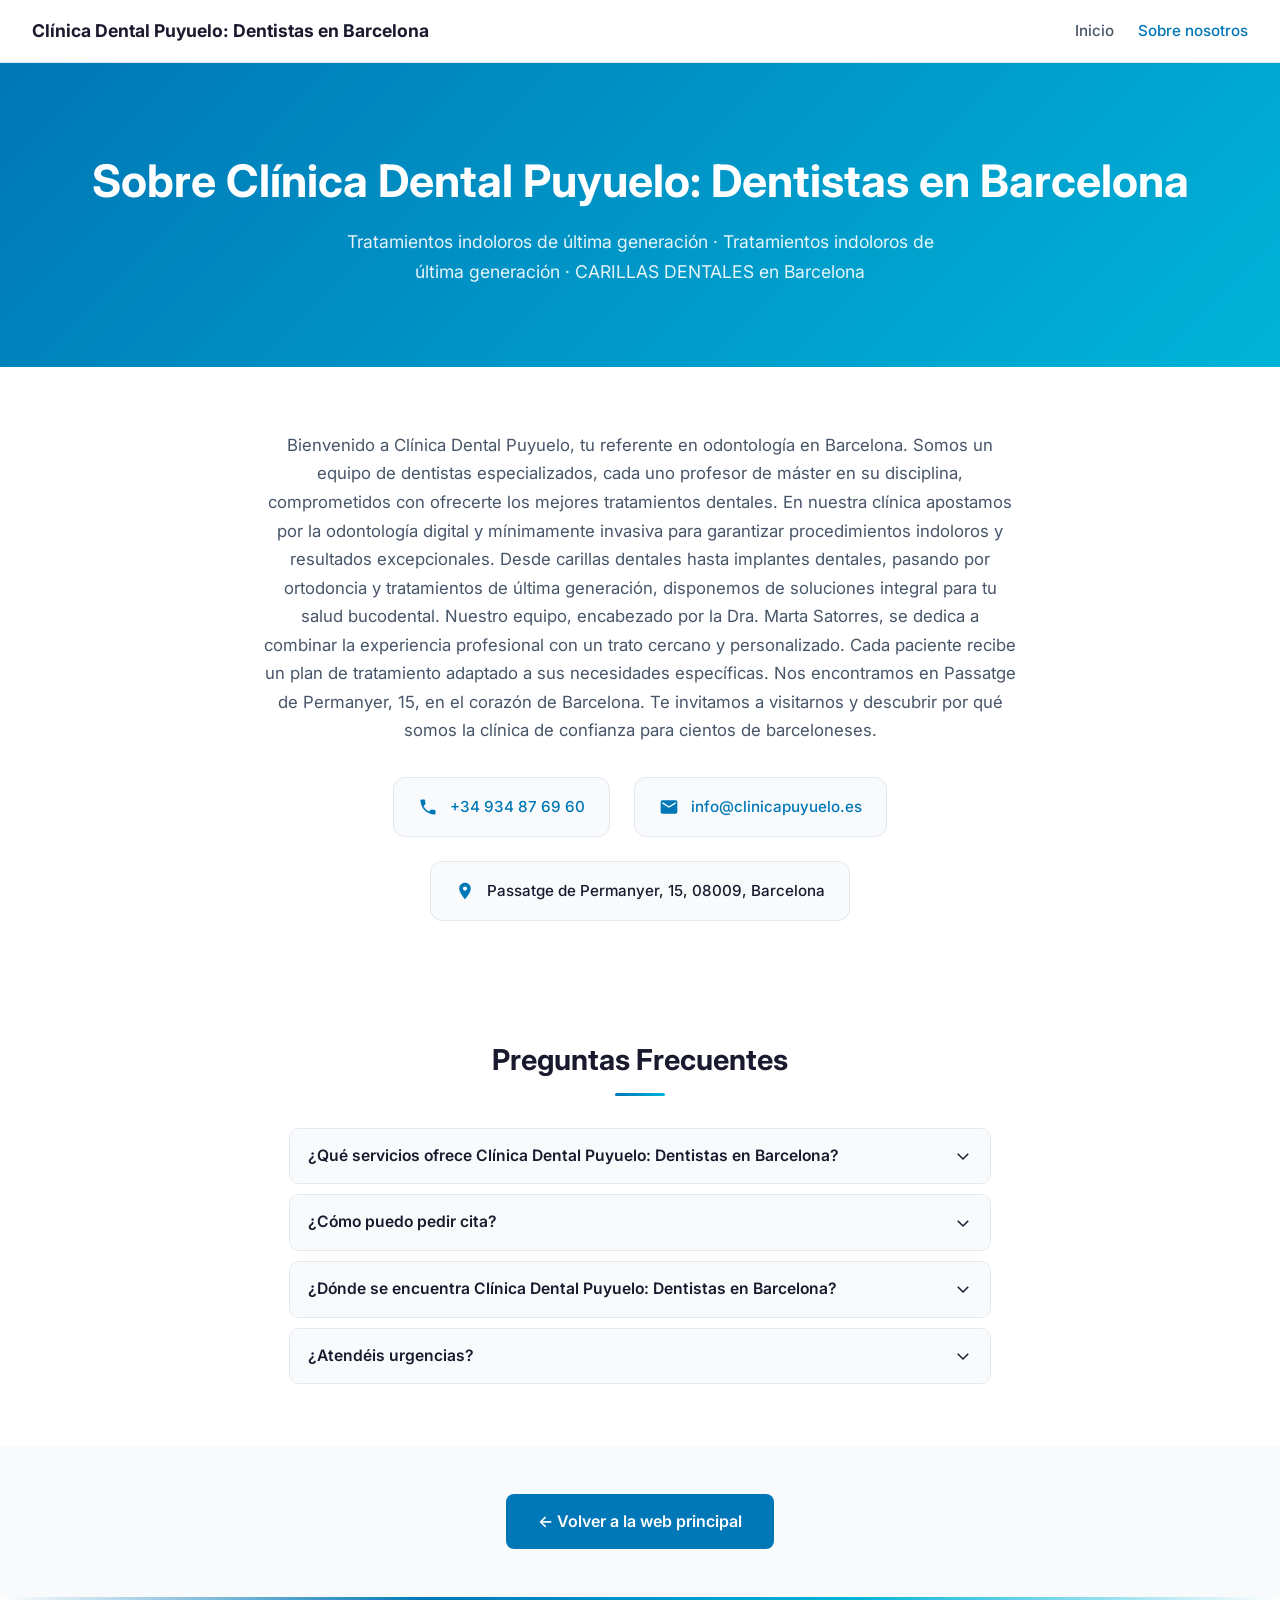
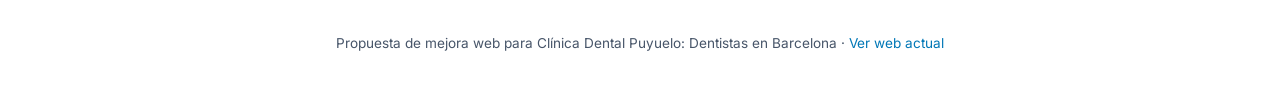
<file: nosotros.html>
<!DOCTYPE html>
<html lang="es">
<head>
<meta charset="UTF-8">
<meta name="viewport" content="width=device-width,initial-scale=1.0">
<title>Sobre Clínica Dental Puyuelo: Dentistas en Barcelona | Barcelona</title>
<meta name="description" content="Conoce a Clínica Dental Puyuelo: Dentistas en Barcelona en Barcelona. Tratamientos indoloros de última generación, Tratamientos indoloros de última generación.">
<meta property="og:title" content="Sobre Clínica Dental Puyuelo: Dentistas en Barcelona">
<meta property="og:type" content="website">
<meta property="og:locale" content="es_ES">
<meta name="robots" content="noindex,nofollow">
<link rel="preconnect" href="https://fonts.bunny.net" crossorigin>
<link href="https://fonts.bunny.net/css?family=inter:400,500,600,700&display=swap" rel="stylesheet">
<style>
*{margin:0;padding:0;box-sizing:border-box}
:root{--primary:#0077B6;--accent:#00B4D8;--text:#1a1a2e;--muted:#475569;--bg:#ffffff;--surface:#f8fafc;--border:#e2e8f0}
body{font-family:'Inter',system-ui,-apple-system,sans-serif;color:var(--text);line-height:1.7;background:var(--bg);-webkit-font-smoothing:antialiased}
a{color:var(--primary);text-decoration:none}
a:hover{text-decoration:underline}

/* NAV */
.kn-nav{background:var(--bg);border-bottom:1px solid var(--border);padding:1rem 2rem;display:flex;align-items:center;justify-content:space-between;position:sticky;top:0;z-index:100;backdrop-filter:blur(12px);background:rgba(255,255,255,0.9)}
.kn-nav-brand{font-weight:700;font-size:1.1rem;color:var(--text)}
.kn-nav-links{display:flex;gap:1.5rem;font-size:0.95rem}
.kn-nav-links a{color:var(--muted);font-weight:500;transition:color 0.2s}
.kn-nav-links a:hover,.kn-nav-links a.active{color:var(--primary);text-decoration:none}

/* HERO */
.kn-hero{background:linear-gradient(135deg,var(--primary),var(--accent));color:#fff;padding:clamp(3rem,8vw,5rem) 2rem;text-align:center}
.kn-hero h1{font-size:clamp(1.8rem,4vw,2.8rem);font-weight:700;margin-bottom:0.5rem}
.kn-hero p{font-size:1.1rem;opacity:0.9;max-width:600px;margin:0 auto}

/* ABOUT */
.kn-about{max-width:800px;margin:0 auto;padding:clamp(2.5rem,5vw,4rem) 1.5rem}
.kn-about p{font-size:1.05rem;color:var(--muted);text-align:center;margin-bottom:2rem}
.kn-contact-cards{display:flex;flex-wrap:wrap;justify-content:center;gap:1.5rem;margin-top:2rem}
.kn-card{display:flex;align-items:center;gap:0.75rem;padding:1rem 1.5rem;border:1px solid var(--border);border-radius:12px;background:var(--surface);transition:border-color 0.3s,box-shadow 0.3s}
.kn-card:hover{border-color:var(--primary);box-shadow:0 4px 12px rgba(0,0,0,0.06)}
.kn-card svg{flex-shrink:0;color:var(--primary)}
.kn-card span,.kn-card a{font-size:0.95rem;font-weight:500}

/* FAQ */
.kn-faq{max-width:750px;margin:0 auto;padding:clamp(2rem,4vw,3.5rem) 1.5rem}
.kn-faq h2{text-align:center;font-size:clamp(1.4rem,3vw,1.8rem);margin-bottom:0.5rem}
.kn-faq .sub{text-align:center;display:block;width:50px;height:3px;background:linear-gradient(90deg,var(--primary),var(--accent));margin:0 auto 2rem;border-radius:2px}
details{margin-bottom:10px;border:1px solid var(--border);border-radius:10px;overflow:hidden;transition:border-color 0.3s}
details[open]{border-color:var(--primary)}
summary{padding:14px 18px;cursor:pointer;font-weight:600;font-size:0.98rem;background:var(--surface);display:flex;justify-content:space-between;align-items:center;list-style:none;transition:background 0.2s}
summary:hover{background:#f1f5f9}
summary::-webkit-details-marker{display:none}
summary::marker{display:none}
summary svg{transition:transform 0.3s;flex-shrink:0;margin-left:12px}
details[open] summary svg{transform:rotate(180deg)}
.faq-answer{padding:0 18px 14px;color:var(--muted);font-size:0.95rem}

/* CTA */
.kn-cta{text-align:center;padding:clamp(2rem,4vw,3rem) 1.5rem;background:var(--surface)}
.kn-cta a{display:inline-block;padding:14px 32px;background:var(--primary);color:#fff;border-radius:8px;font-weight:600;font-size:1rem;transition:transform 0.2s,box-shadow 0.2s;text-decoration:none}
.kn-cta a:hover{transform:translateY(-2px);box-shadow:0 6px 20px rgba(0,0,0,0.15)}

/* FOOTER */
.kn-footer{text-align:center;padding:2rem;font-size:0.85rem;color:var(--muted);border-top:3px solid;border-image:linear-gradient(90deg,transparent,var(--primary),var(--accent),transparent) 1}

@media(max-width:600px){
  .kn-nav{padding:0.75rem 1rem}
  .kn-contact-cards{flex-direction:column;align-items:stretch}
}
</style>
</head>
<body>
<nav class="kn-nav">
  <span class="kn-nav-brand">Clínica Dental Puyuelo: Dentistas en Barcelona</span>
  <div class="kn-nav-links">
    <a href="index.html">Inicio</a>
    <a href="nosotros.html" class="active">Sobre nosotros</a>
  </div>
</nav>

<div class="kn-hero">
  <h1>Sobre Clínica Dental Puyuelo: Dentistas en Barcelona</h1>
  <p>Tratamientos indoloros de última generación · Tratamientos indoloros de última generación · CARILLAS DENTALES en Barcelona</p>
</div>

<section class="kn-about">
  <p>Bienvenido a Clínica Dental Puyuelo, tu referente en odontología en Barcelona. Somos un equipo de dentistas especializados, cada uno profesor de máster en su disciplina, comprometidos con ofrecerte los mejores tratamientos dentales.

En nuestra clínica apostamos por la odontología digital y mínimamente invasiva para garantizar procedimientos indoloros y resultados excepcionales. Desde carillas dentales hasta implantes dentales, pasando por ortodoncia y tratamientos de última generación, disponemos de soluciones integral para tu salud bucodental.

Nuestro equipo, encabezado por la Dra. Marta Satorres, se dedica a combinar la experiencia profesional con un trato cercano y personalizado. Cada paciente recibe un plan de tratamiento adaptado a sus necesidades específicas.

Nos encontramos en Passatge de Permanyer, 15, en el corazón de Barcelona. Te invitamos a visitarnos y descubrir por qué somos la clínica de confianza para cientos de barceloneses.</p>
  <div class="kn-contact-cards">
    <div class="kn-card"><svg width="20" height="20" fill="currentColor" viewBox="0 0 24 24"><path d="M6.62 10.79c1.44 2.83 3.76 5.14 6.59 6.59l2.2-2.2c.27-.27.67-.36 1.02-.24 1.12.37 2.33.57 3.57.57.55 0 1 .45 1 1V20c0 .55-.45 1-1 1-9.39 0-17-7.61-17-17 0-.55.45-1 1-1h3.5c.55 0 1 .45 1 1 0 1.25.2 2.45.57 3.57.11.35.03.74-.25 1.02l-2.2 2.2z"/></svg><a href="tel:+34934876960">+34 934 87 69 60</a></div>
    <div class="kn-card"><svg width="20" height="20" fill="currentColor" viewBox="0 0 24 24"><path d="M20 4H4c-1.1 0-1.99.9-1.99 2L2 18c0 1.1.9 2 2 2h16c1.1 0 2-.9 2-2V6c0-1.1-.9-2-2-2zm0 4l-8 5-8-5V6l8 5 8-5v2z"/></svg><a href="mailto:info@clinicapuyuelo.es">info@clinicapuyuelo.es</a></div>
    <div class="kn-card"><svg width="20" height="20" fill="currentColor" viewBox="0 0 24 24"><path d="M12 2C8.13 2 5 5.13 5 9c0 5.25 7 13 7 13s7-7.75 7-13c0-3.87-3.13-7-7-7zm0 9.5c-1.38 0-2.5-1.12-2.5-2.5s1.12-2.5 2.5-2.5 2.5 1.12 2.5 2.5-1.12 2.5-2.5 2.5z"/></svg><span>Passatge de Permanyer, 15, 08009, Barcelona</span></div>
  </div>
</section>

<section class="kn-faq">
  <h2>Preguntas Frecuentes</h2>
  <span class="sub"></span>
  
      <details>
        <summary>¿Qué servicios ofrece Clínica Dental Puyuelo: Dentistas en Barcelona?<svg width="18" height="18" fill="none" stroke="currentColor" stroke-width="2" viewBox="0 0 24 24"><path d="M19 9l-7 7-7-7"/></svg></summary>
        <div class="faq-answer">Clínica Dental Puyuelo: Dentistas en Barcelona ofrece una amplia gama de servicios de salud en Barcelona, incluyendo tratamientos indoloros de última generación, tratamientos indoloros de última generación, carillas dentales. Nuestro equipo proporciona atención personalizada y de calidad.</div>
      </details>
      <details>
        <summary>¿Cómo puedo pedir cita?<svg width="18" height="18" fill="none" stroke="currentColor" stroke-width="2" viewBox="0 0 24 24"><path d="M19 9l-7 7-7-7"/></svg></summary>
        <div class="faq-answer">Puedes pedir cita en Clínica Dental Puyuelo: Dentistas en Barcelona llamando al +34 934 87 69 60 o en info@clinicapuyuelo.es. Visita nuestra web para más información.</div>
      </details>
      <details>
        <summary>¿Dónde se encuentra Clínica Dental Puyuelo: Dentistas en Barcelona?<svg width="18" height="18" fill="none" stroke="currentColor" stroke-width="2" viewBox="0 0 24 24"><path d="M19 9l-7 7-7-7"/></svg></summary>
        <div class="faq-answer">Clínica Dental Puyuelo: Dentistas en Barcelona está en Passatge de Permanyer, 15, 08009, Barcelona, Barcelona. Ofrecemos un entorno profesional y acogedor.</div>
      </details>
      <details>
        <summary>¿Atendéis urgencias?<svg width="18" height="18" fill="none" stroke="currentColor" stroke-width="2" viewBox="0 0 24 24"><path d="M19 9l-7 7-7-7"/></svg></summary>
        <div class="faq-answer">Para urgencias y disponibilidad, contacta directamente con Clínica Dental Puyuelo: Dentistas en Barcelona llamando al +34 934 87 69 60.</div>
      </details>
</section>

<div class="kn-cta">
  <a href="index.html">← Volver a la web principal</a>
</div>

<footer class="kn-footer">
  <p>Propuesta de mejora web para Clínica Dental Puyuelo: Dentistas en Barcelona · <a href="https://clinicapuyuelo.es" target="_blank" rel="noopener">Ver web actual</a></p>
</footer>
</body>
</html>
</file>
